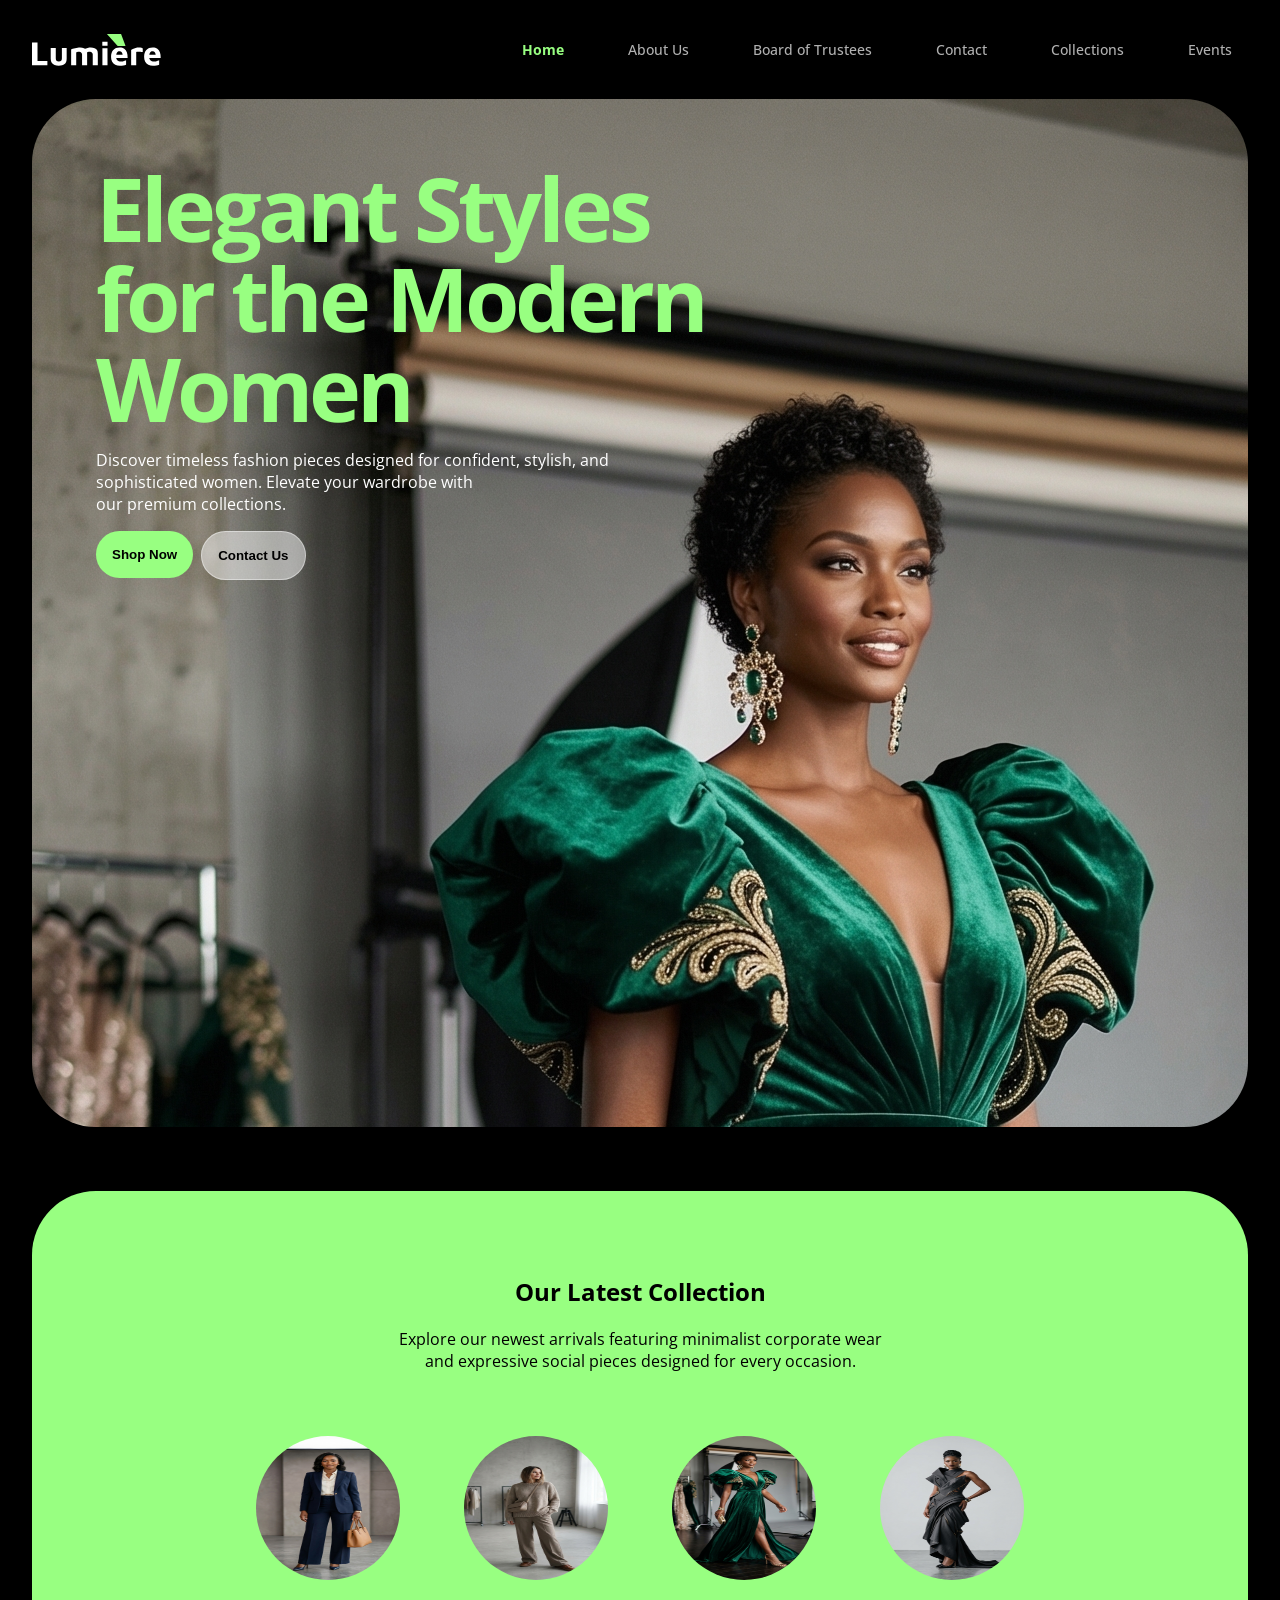
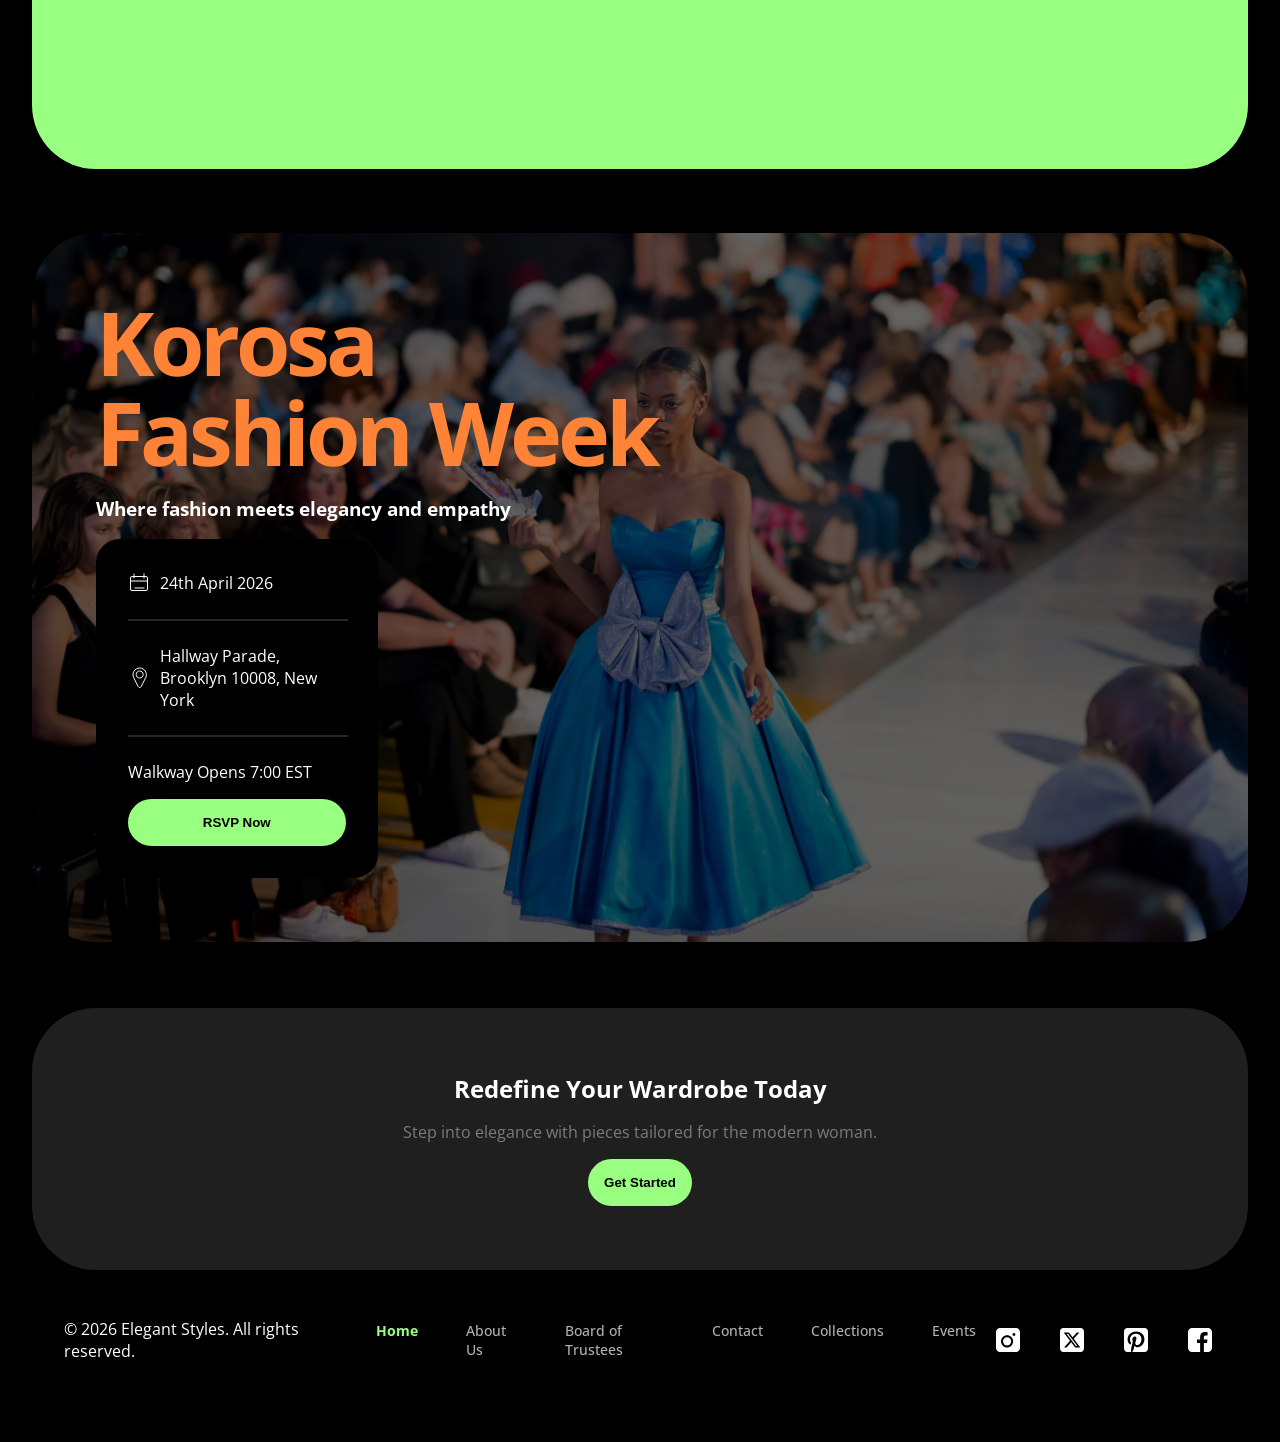
<file: index.html>
<!DOCTYPE html>
<html lang="en">
<head>
    <meta charset="UTF-8">
    <meta name="viewport" content="width=device-width, initial-scale=1.0">
    <title>Home</title>
    <link rel="stylesheet" href="style.css">
    <link rel="preconnect" href="https://fonts.googleapis.com">
    <link rel="preconnect" href="https://fonts.gstatic.com" crossorigin>
    <link href="https://fonts.googleapis.com/css2?family=Open+Sans:ital,wght@0,300..800;1,300..800&display=swap" rel="stylesheet"><link rel="preconnect" href="https://fonts.googleapis.com">
    <link rel="preconnect" href="https://fonts.gstatic.com" crossorigin>
    <link href="https://fonts.googleapis.com/css2?family=Open+Sans:ital,wght@0,300..800;1,300..800&display=swap" rel="stylesheet">
</head>
<body>
   <nav>
        <img class="logo" src="images/Lumiere.svg" alt="Brand Logo">
        <div class="direction">
            <a href="index.html"> Home </a>
            <a href="about.html"> About Us </a>
            <a href="board.html"> Board of Trustees </a>
            <a href="contact.html"> Contact </a>
            <a href="collection.html">Collections</a>
            <a href="events.html"> Events </a>
        </div>
    </nav> 
    
    <main>
        <section class="hero">
            <h1> Elegant Styles <br> for the Modern <br> Women </h1>
            <p> Discover timeless fashion pieces designed for confident, stylish, and  <br> sophisticated women. Elevate your wardrobe with <br> our premium collections.</p>
            <div class="hero-buttons">
                <a href="collection.html"> <button class="primary-button"> Shop Now </button> </a>
                <a href="contact.html"> <button class="secondary-button"> Contact Us </button> </a>
            </div>
        </section>

    

        <section class="featured">
            <h2>Our Latest Collection</h2>
            <p>Explore our newest arrivals featuring minimalist corporate wear <br> and expressive social pieces designed for every occasion.</p>
            <div class="images">
                <img src="images/IMG_9018.JPG" alt="Clothes">
                <img src="images/IMG_9019.JPG" alt="Clothes">
                <img src="images/IMG_9020.JPG" alt="Clothes">
                <img src="images/IMG_9021.JPG" alt="Clothes">
            </div>
        </section>

    
        <section class="event">
            <h1> Korosa <br> Fashion Week</h1>
            <h3> Where fashion meets elegancy and empathy </h3>
            <div class="textArea">
                <div class="date">
                     <img src="images/Calendar.svg">
                    <p> 24th April 2026 </p> 
                </div>

                <hr>

                <div class="venue">
                    <img src="images/Location.svg">
                    <p> Hallway Parade, Brooklyn 10008, New York </p> 
                </div>

                <hr>

                <p>Walkway Opens 7:00 EST</p>
                <a href="events.html"> <button class="primary-button">  RSVP Now </button> </a>
            </div>
        </section>

        
        <div class="marquee-container"> 
        <h4> New Collections Coming on 30th April 2026. Stay At Alert</h4> 
        </div>
        <section class="cta">
            <h2>Redefine Your Wardrobe Today</h2>
            <p>Step into elegance with pieces tailored for the modern woman.</p>
            <a href="collection.html"> <button class="primary-button"> Get Started </button> </a>
        </section>
    </main>

    <footer>
        <p>&copy; 2026 Elegant Styles. All rights reserved.</p>

        <div class="direction">
            <a href="index.html"> Home </a>
            <a href="about.html"> About Us </a>
            <a href="board.html"> Board of Trustees </a>
            <a href="contact.html"> Contact </a>
            <a href="collection.html">Collections</a>
            <a href="events.html"> Events </a>
        </div>

        <div class="socials">
            <img class="socialmedia" src="images/insta.svg" alt="Instagram">
            <img class="socialmedia"  src="images/X.svg" alt="X (Twitter)">
            <img class="socialmedia"  src="images/pinterest.svg" alt="Pinterest">
            <img class="socialmedia"  src="images/facebook.svg" alt="facebook">
        </div>

    </footer>
    <script src="script.js"></script>
</body>
</html>
</file>
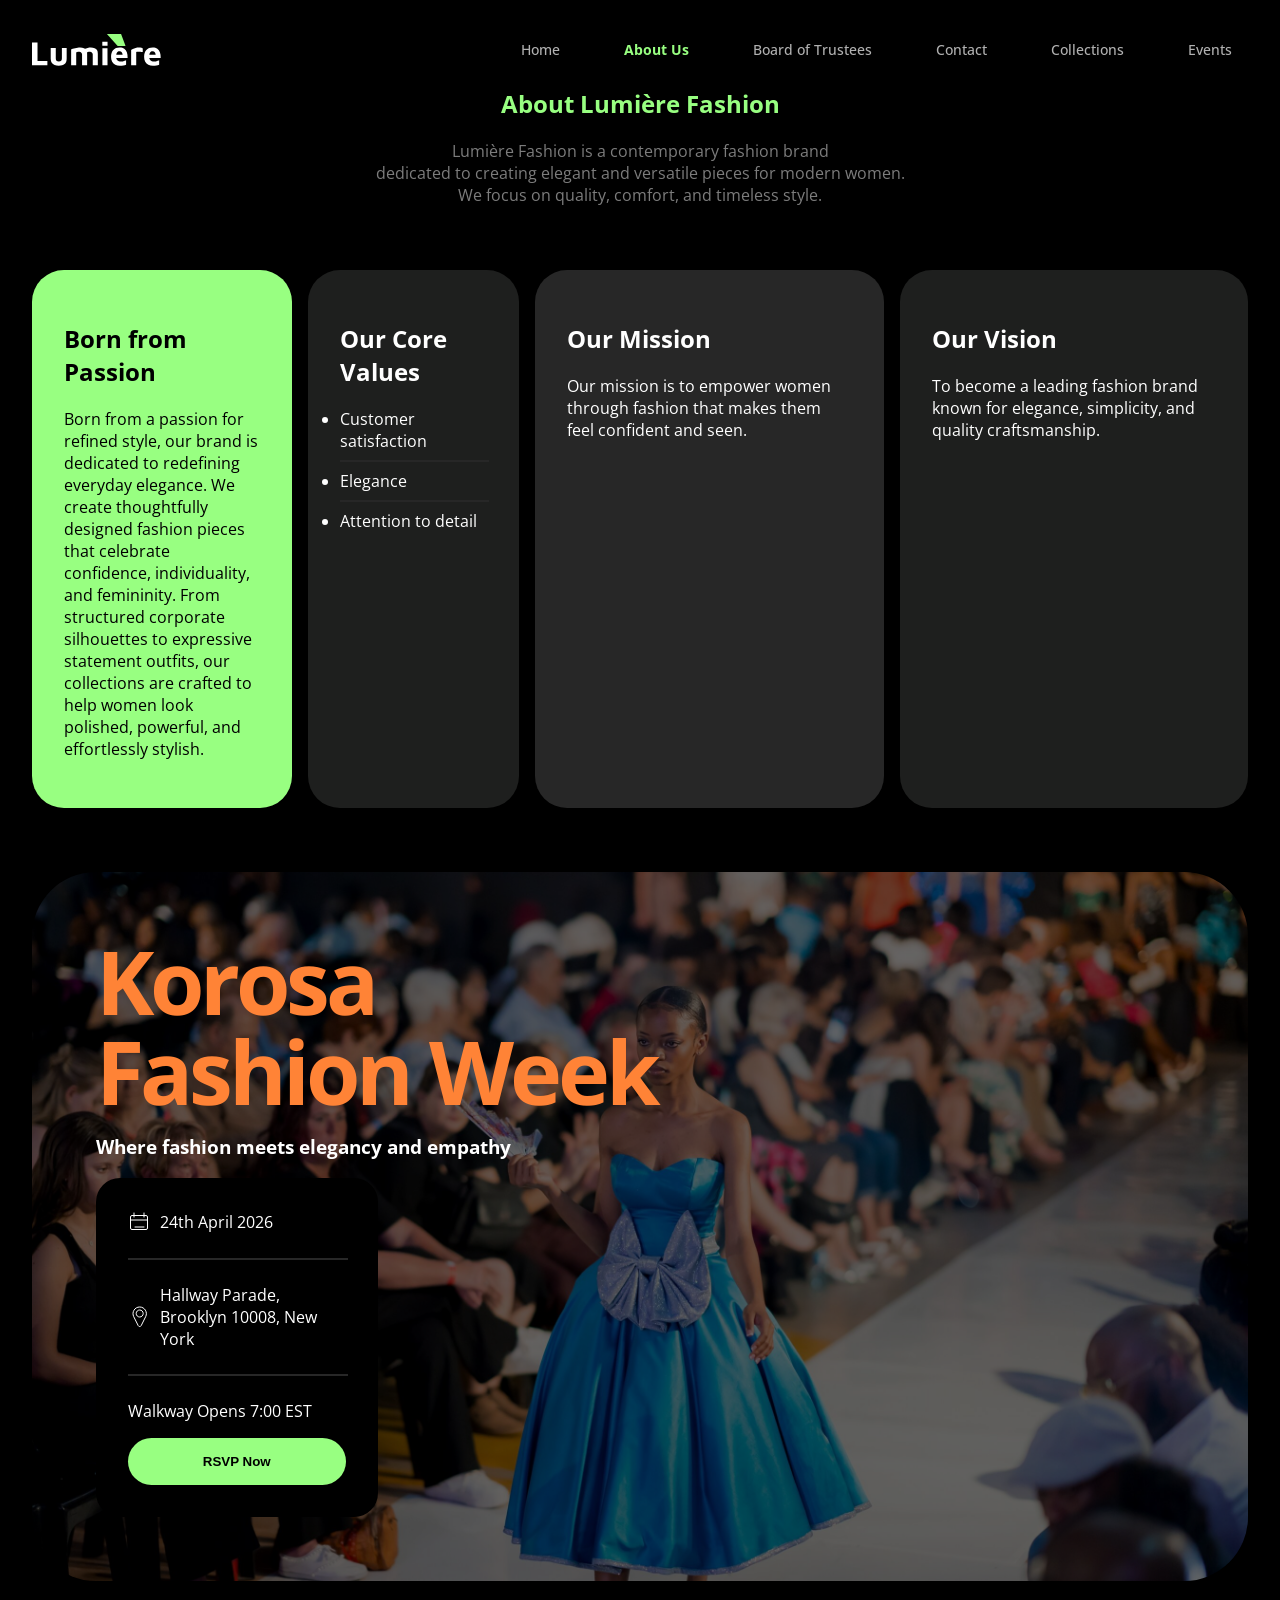
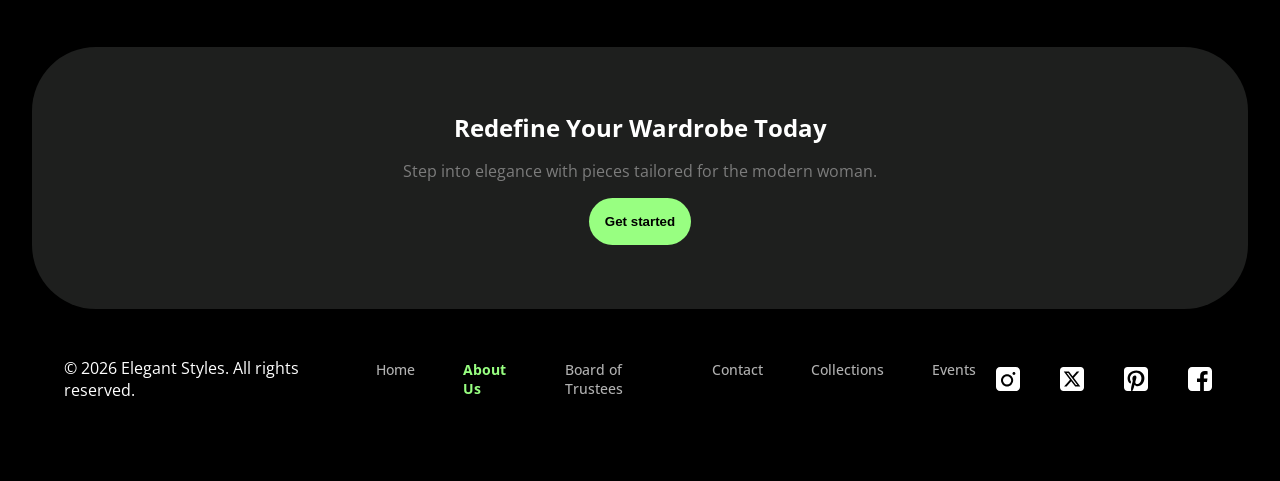
<file: about.html>
<!DOCTYPE html>
<html lang="en">
<head>
    <meta charset="UTF-8">
    <meta name="viewport" content="width=device-width, initial-scale=1.0">
    <title>About US</title>
    <link rel="stylesheet" href="./style.css">
    <link rel="preconnect" href="https://fonts.googleapis.com">
    <link rel="preconnect" href="https://fonts.gstatic.com" crossorigin>
    <link href="https://fonts.googleapis.com/css2?family=Open+Sans:ital,wght@0,300..800;1,300..800&display=swap" rel="stylesheet"><link rel="preconnect" href="https://fonts.googleapis.com">
    <link rel="preconnect" href="https://fonts.gstatic.com" crossorigin>
    <link href="https://fonts.googleapis.com/css2?family=Open+Sans:ital,wght@0,300..800;1,300..800&display=swap" rel="stylesheet">
</head>
<body>
    <nav>
        <img class="logo" src="images/Lumiere.svg" alt="Brand Logo">
        <div class="direction">
            <a href="index.html"> Home </a>
            <a href="about.html"> About Us </a>
            <a href="board.html"> Board of Trustees </a>
            <a href="contact.html"> Contact </a>
            <a href="collection.html">Collections</a>
            <a href="events.html"> Events </a>
        </div>
    </nav> 

    <main>
        <section id="about-intro">
            <h1>About Lumière Fashion</h1>
            <p>Lumière Fashion is a contemporary fashion brand  <br>  dedicated to creating elegant and versatile pieces for modern women. <br> We focus on quality, comfort, and timeless style.</p>
        </section>

        <section id="split">
           
            <div class="brand-story">
                <h2>Born from Passion</h2>
                <p> Born from a passion for refined style, our brand is dedicated to redefining everyday elegance. We create thoughtfully designed fashion pieces that celebrate confidence, individuality, and femininity. From structured corporate silhouettes to expressive statement outfits, our collections are crafted to help women look polished, powerful, and effortlessly stylish.</p>
            </div>
            
            <div class="core-values">
            <h2>Our Core Values</h2>
            <ul>
                <li>Customer satisfaction</li>
                <hr>
                <li>Elegance</li>
                <hr>
                <li>Attention to detail</li>
            </ul>
            </div>

            <div class="mission">
                <h2>Our Mission</h2>
                <p>Our mission is to empower women through fashion that makes them feel confident and seen.</p>
            </div>
            
            <div class="vision">
                <h2>Our Vision</h2>
                <p>To become a leading fashion brand known for elegance, simplicity, and quality craftsmanship.</p>
            </div>
        </section>
    </main>

    <section class="event">
            <h1> Korosa <br> Fashion Week</h1>
            <h3> Where fashion meets elegancy and empathy </h3>
            <div class="textArea">
                <div class="date">
                     <img src="images/Calendar.svg">
                    <p> 24th April 2026 </p> 
                </div>

                <hr>

                <div class="venue">
                    <img src="images/Location.svg">
                    <p> Hallway Parade, Brooklyn 10008, New York </p> 
                </div>

                <hr>

                <p>Walkway Opens 7:00 EST</p>
                <a href="events.html"> <button class="primary-button">  RSVP Now </button> </a>
            </div>
        </section>

        
        <div class="marquee-container"> 
        <h4> New Collections Coming on 30th April 2026. Stay At Alert</h4> 
        </div>

        <section class="cta">
            <h2>Redefine Your Wardrobe Today</h2>
            <p>Step into elegance with pieces tailored for the modern woman.</p>
            <a class="started" href="collection.html"> <button class="primary-button">  Get started </button></a>
        </section>

    <footer>
        <p>&copy; 2026 Elegant Styles. All rights reserved.</p>

        <div class="direction">
            <a href="index.html"> Home </a>
            <a href="about.html"> About Us </a>
            <a href="board.html"> Board of Trustees </a>
            <a href="contact.html"> Contact </a>
            <a href="collection.html">Collections</a>
            <a href="events.html"> Events </a>
        </div>

        <div class="socials">
            <img class="socialmedia" src="images/insta.svg" alt="Instagram">
            <img class="socialmedia"  src="images/X.svg" alt="X (Twitter)">
            <img class="socialmedia"  src="images/pinterest.svg" alt="Pinterest">
            <img class="socialmedia"  src="images/facebook.svg" alt="facebook">
        </div>

    </footer>
    <script src="script.js"></script>
</body>
</html>
</file>
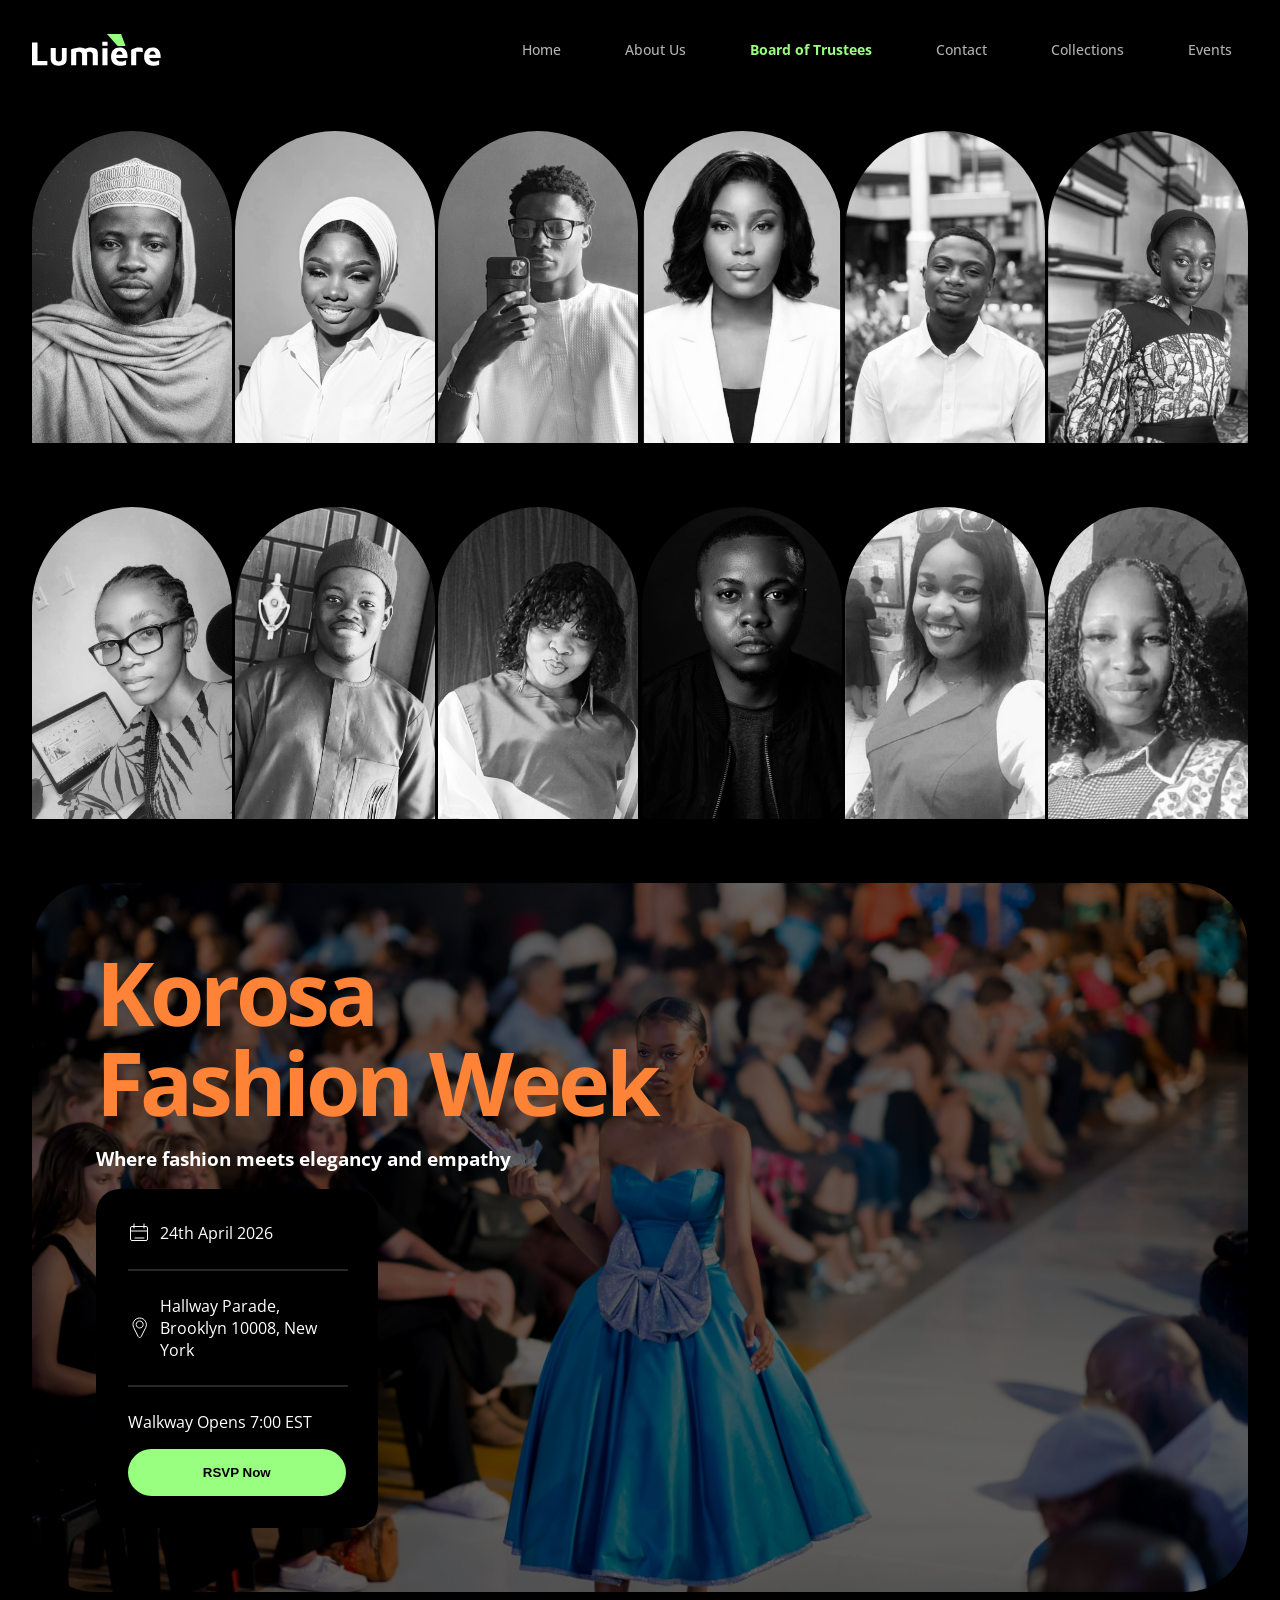
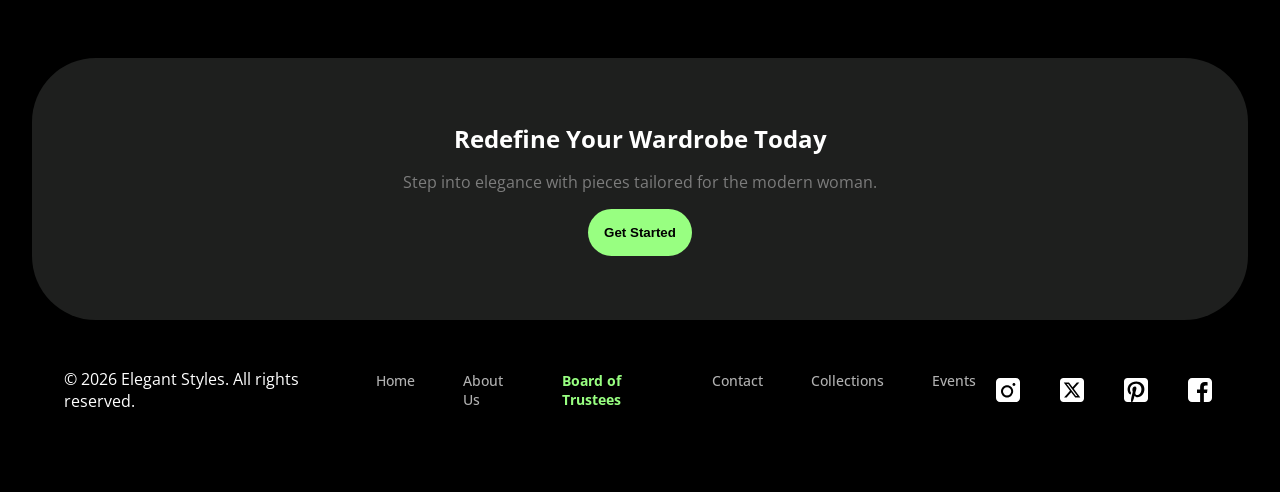
<file: board.html>
<!DOCTYPE html>
<html lang="en">
<head>
    <meta charset="UTF-8">
    <meta name="viewport" content="width=device-width, initial-scale=1.0">
    <title> Board of Trustees </title>
    <link rel="stylesheet" href="style.css">
    <link rel="preconnect" href="https://fonts.googleapis.com">
    <link rel="preconnect" href="https://fonts.gstatic.com" crossorigin>
    <link href="https://fonts.googleapis.com/css2?family=Open+Sans:ital,wght@0,300..800;1,300..800&display=swap" rel="stylesheet"><link rel="preconnect" href="https://fonts.googleapis.com">
    <link rel="preconnect" href="https://fonts.gstatic.com" crossorigin>
    <link href="https://fonts.googleapis.com/css2?family=Open+Sans:ital,wght@0,300..800;1,300..800&display=swap" rel="stylesheet">
</head>
<body>
    <nav>
        <img class="logo" src="images/Lumiere.svg" alt="Brand Logo">
        <div class="direction">
            <a href="index.html"> Home </a>
            <a href="about.html"> About Us </a>
            <a href="board.html"> Board of Trustees </a>
            <a href="contact.html"> Contact </a>
            <a href="collection.html">Collections</a>
            <a href="events.html"> Events </a>
        </div>
    </nav> 
    
    <section class="boardmembers">

        <div class="top">
                <div class = "profile">
                    <img src="images/Salam.jpeg" alt="Salam Picture">
                    <div class="text">
                        <h2> Salam <br> Moshood </h2>
                        <p> Director </p>
                    </div>
                </div>

                <div class = "profile">
                    <img src="images/Mopjay.jpeg" alt="Mopjay Picture">
                    <div class="text">
                        <h2> Adesina <br> Faizat  </h2>
                        <p> Web Content specialist </p>
                    </div>
                </div>

                <div class = "profile">
                    <img src="images/funmi.jpeg" alt="Funmi Picture">
                    <div class="text">
                        <h2> Temitope <br> Ademefun  </h2>
                        <p> System designer </p>
                    </div>
                </div>
                

                 <div class = "profile">
                    <img src="images/cleo.jpeg" alt="Cleo Picture">
                    <div class="text">
                        <h2> Perpetual <br> Okiemute </h2>
                        <p> Head of Creative <br> Presentation </p>
                    </div>
                </div>


                <div class = "profile">
                    <img src="images/Ayotunde.jpeg" alt="Ayo Picture">
                    <div class="text">
                        <h2> Ayotunde <br> Ayandeko </h2>
                        <p> Head of Sales and <br> Marketing </p>
                    </div>
                </div>
            

                <div class = "profile">
                    <img src="images/faizah.jpg" alt="faizah Picture">
                    <div class="text">
                        <h2> Faiza Abdullah </h2>
                        <p> Head of style and trend <br> forecasting </p>
                    </div>
                </div>
        </div>

        <div class="bottom">

            <div class = "profile">
                    <img src="images/Edwina.jpeg" alt="Edwina Picture">
                    <div class="text">
                        <h2> Edwina <br> Abah</h2>
                        <p> Cloud & DevOps Engineer </p>
                    </div>
            </div>


            <div class = "profile">
                    <img src="images/Muhammad.jpeg" alt="Muhammad Picture">
                    <div class="text">
                        <h2> Muhammad <br> Adamu </h2>
                        <p> Head of business <br> Development </p>
                    </div>
            </div>
            
            <div class = "profile">
                    <img src="images/Elizabeth.jpeg" alt="Elizabeth Picture">
                    <div class="text">
                        <h2>Elizabeth <br> Nworie</h2>
                        <p> Associate Designer </p>
                    </div>
            </div>
            
            <div class = "profile">
                    <img src="images/Stanley.jpeg" alt="Stanley Picture">
                    <div class="text">
                        <h2> Ekezie <br> Stanley </h2>
                        <p> Product Designer</p>
                    </div>
            </div> 
            
            <div class = "profile">
                    <img src="images/Juiliet.jpeg" alt="Juiliet Picture">
                    <div class="text">
                        <h2> Thompson <br> Juliet </h2>
                        <p> Human Resources </p>
                    </div>
            </div>
            
            <div class = "profile">
                    <img src="images/Amos.jpeg" alt="Amos Picture">
                    <div class="text">
                        <h2> Amos <br> Happiness </h2>
                        <p> Creative Director </p>
                    </div>
            </div> 

        </div>
        

    </section>

    <section class="event">
            <h1> Korosa <br> Fashion Week</h1>
            <h3> Where fashion meets elegancy and empathy </h3>
            <div class="textArea">
                <div class="date">
                     <img src="images/Calendar.svg">
                    <p> 24th April 2026 </p> 
                </div>

                <hr>

                <div class="venue">
                    <img src="images/Location.svg">
                    <p> Hallway Parade, Brooklyn 10008, New York </p> 
                </div>

                <hr>

                <p>Walkway Opens 7:00 EST</p>
                <a href="events.html"> <button class="primary-button">  RSVP Now </button> </a>
            </div>
        </section>

        
        <div class="marquee-container"> 
        <h4> New Collections Coming on 30th April 2026. Stay At Alert</h4> 
        </div>

        <section class="cta">
            <h2>Redefine Your Wardrobe Today</h2>
            <p>Step into elegance with pieces tailored for the modern woman.</p>
            <a href="collection.html"> <button class="primary-button"> Get Started </button> </a>
        </section>
    
    <footer>
        <p>&copy; 2026 Elegant Styles. All rights reserved.</p>

        <div class="direction">
            <a href="index.html"> Home </a>
            <a href="about.html"> About Us </a>
            <a href="board.html"> Board of Trustees </a>
            <a href="contact.html"> Contact </a>
            <a href="collection.html">Collections</a>
            <a href="events.html"> Events </a>
        </div>

        <div class="socials">
            <img class="socialmedia" src="images/insta.svg" alt="Instagram">
            <img class="socialmedia"  src="images/X.svg" alt="X (Twitter)">
            <img class="socialmedia"  src="images/pinterest.svg" alt="Pinterest">
            <img class="socialmedia"  src="images/facebook.svg" alt="facebook">
        </div>
    </footer>
    <script src="script.js"></script>
</body>
</html>
</file>
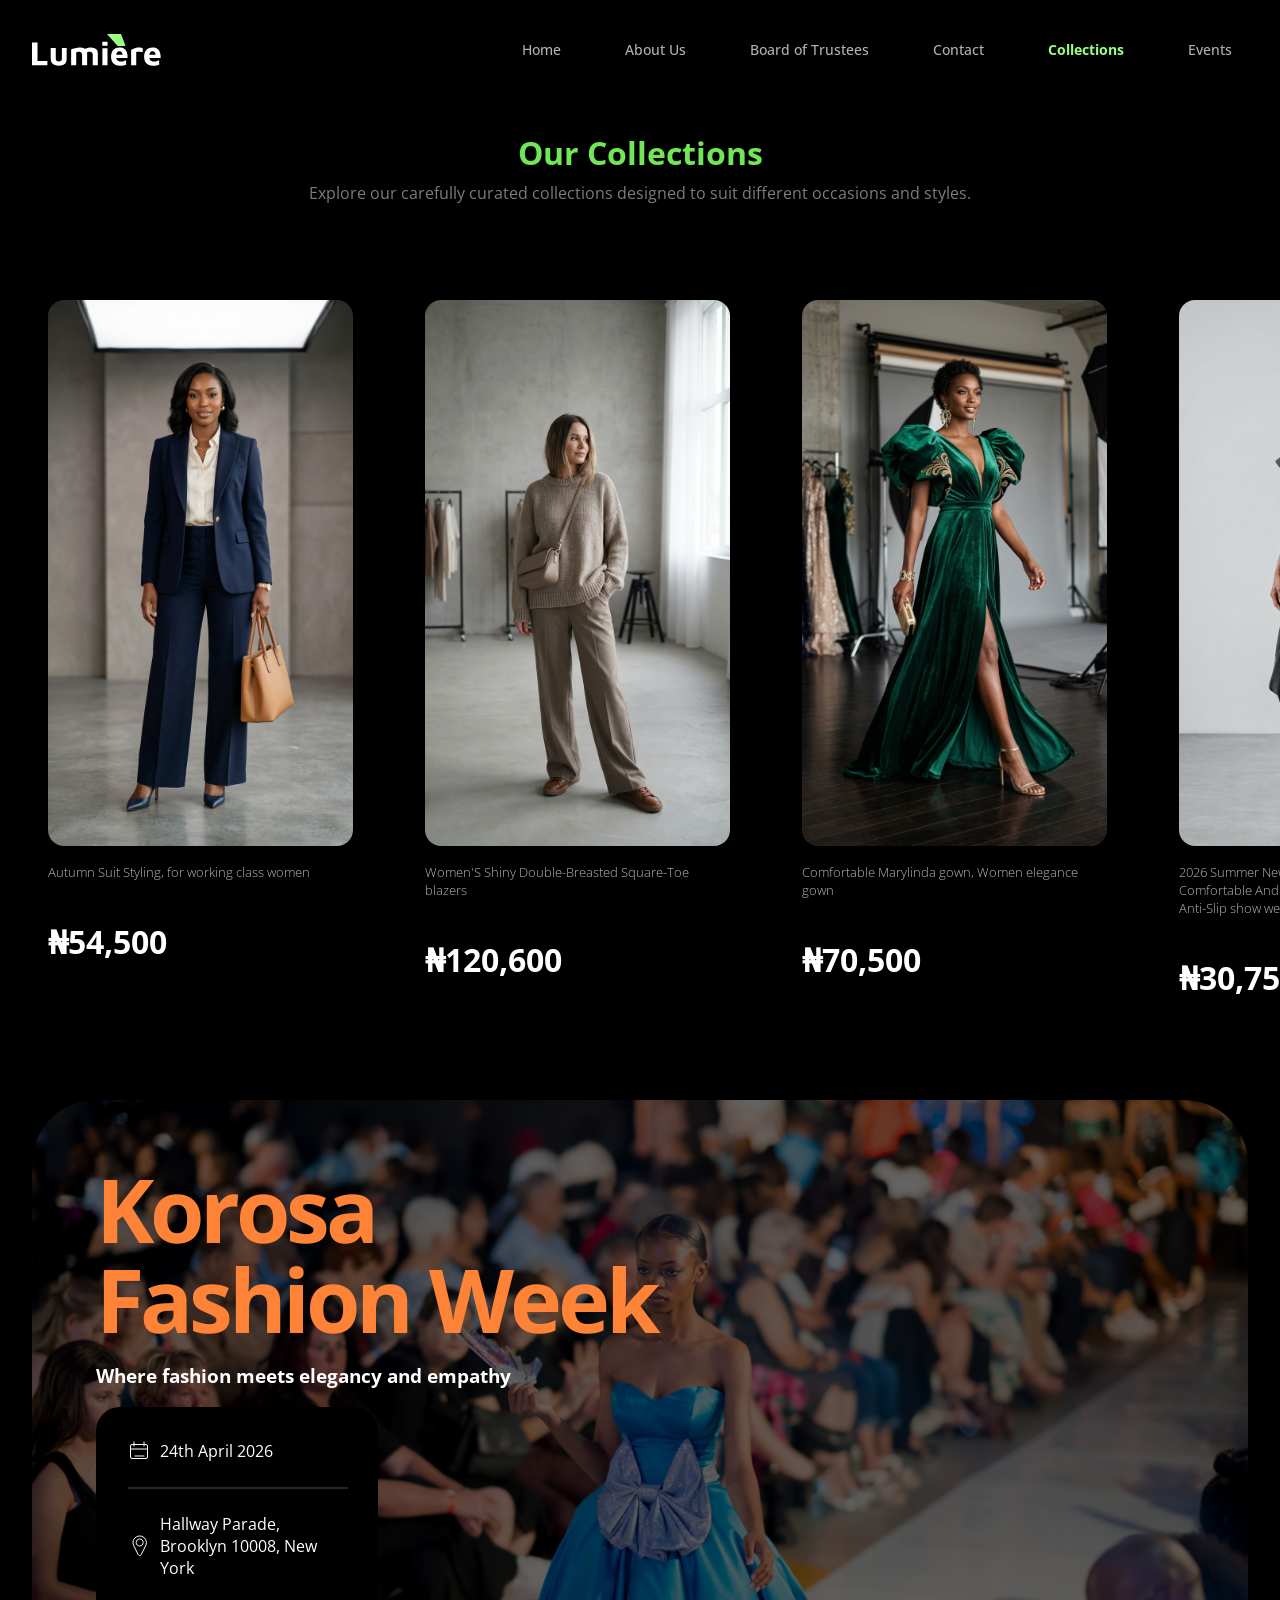
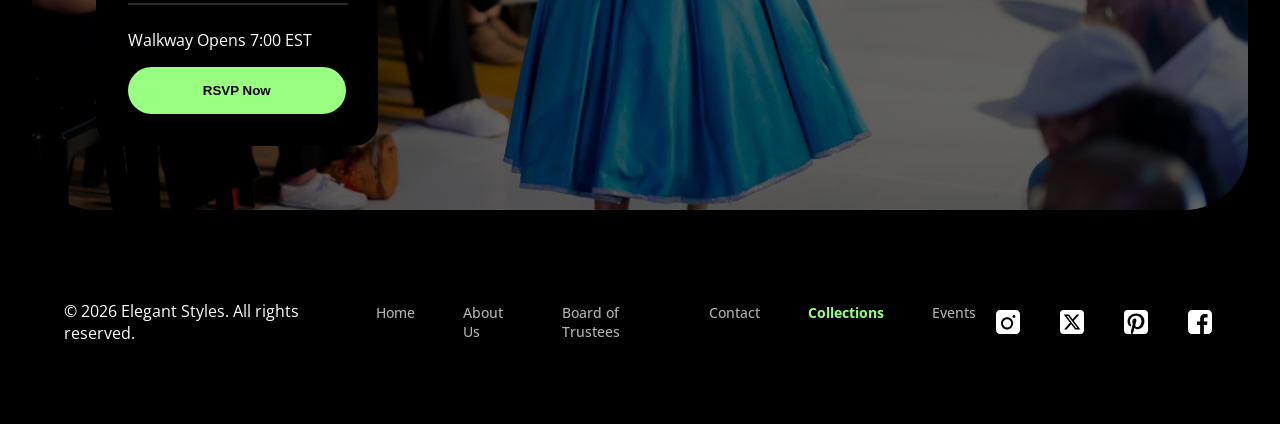
<file: collection.html>
<!DOCTYPE html>
<html lang="en">
<head>
    <meta charset="UTF-8">
    <meta name="viewport" content="width=device-width, initial-scale=1.0">
    <title>Collections</title>
    <link rel="stylesheet" href="style.css">
    <link rel="preconnect" href="https://fonts.googleapis.com">
    <link rel="preconnect" href="https://fonts.gstatic.com" crossorigin>
    <link href="https://fonts.googleapis.com/css2?family=Open+Sans:ital,wght@0,300..800;1,300..800&display=swap" rel="stylesheet"><link rel="preconnect" href="https://fonts.googleapis.com">
    <link rel="preconnect" href="https://fonts.gstatic.com" crossorigin>
    <link href="https://fonts.googleapis.com/css2?family=Open+Sans:ital,wght@0,300..800;1,300..800&display=swap" rel="stylesheet">
</head>
<body>
    <nav>
        <img class="logo" src="images/Lumiere.svg" alt="Brand Logo">
        <div class="direction">
            <a href="index.html"> Home </a>
            <a href="about.html"> About Us </a>
            <a href="board.html"> Board of Trustees </a>
            <a href="contact.html"> Contact </a>
            <a href="collection.html">Collections</a>
            <a href="events.html"> Events </a>
        </div>
    </nav> 

    <main>
        <div class="collections-intro">
            <h1>Our Collections</h1>
            <p>Explore our carefully curated collections designed to suit different occasions and styles.</p>
        </div>

        <div class="allItems">
            
            <div class="row">
                <div class="allcard">    
                    <a href="https://shorturl.at/TCksN">
                        <div class="item">
                        <img src="images/IMG_9018.JPG">
                        <h4 > Autumn Suit Styling, for working class women </h4>
                        <h1> ₦54,500</h1> 
                        </div> 
                    </a>

                    <a href="https://shorturl.at/h2oA3">
                        <div class="item">
                        <img src="images/IMG_9019.JPG">
                        <h4 > Women'S Shiny Double-Breasted Square-Toe blazers</h4>
                        <h1> ₦120,600</h1> 
                        </div> 
                    </a>

                    <a href="https://shorturl.at/Eri53">
                        <div class="item">
                        <img src="images/IMG_9020.JPG">
                        <h4 > Comfortable Marylinda gown, Women elegance gown </h4>
                        <h1> ₦70,500</h1> 
                        </div> 
                    </a>

                    <a href="https://shorturl.at/eQofQ">
                        <div class="item">
                        <img src="images/IMG_9021.JPG">
                        <h4> 2026 Summer New Wommen'S Classic gown, Comfortable And Versatile Breathable shoulder, Anti-Slip show wears for Middle-Aged </h4>
                        <h1> ₦30,750</h1> 
                        </div> 
                    </a>
                </div>
            </div>


        </div>

    <section class="event">
            <h1> Korosa <br> Fashion Week</h1>
            <h3> Where fashion meets elegancy and empathy </h3>
            <div class="textArea">
                <div class="date">
                     <img src="images/Calendar.svg">
                    <p> 24th April 2026 </p> 
                </div>

                <hr>

                <div class="venue">
                    <img src="images/Location.svg">
                    <p> Hallway Parade, Brooklyn 10008, New York </p> 
                </div>

                <hr>

                <p>Walkway Opens 7:00 EST</p>
                <a href="events.html"> <button class="primary-button">  RSVP Now </button> </a>
            </div>
        </section>

        
        <div class="marquee-container"> 
        <h4> New Collections Coming on 30th April 2026. Stay At Alert</h4> 
        </div>

    </main>

    <footer>
        <p>&copy; 2026 Elegant Styles. All rights reserved.</p>

        <div class="direction">
            <a href="index.html"> Home </a>
            <a href="about.html"> About Us </a>
            <a href="board.html"> Board of Trustees </a>
            <a href="contact.html"> Contact </a>
            <a href="collection.html">Collections</a>
            <a href="events.html"> Events </a>
        </div>

        <div class="socials">
            <img class="socialmedia" src="images/insta.svg" alt="Instagram">
            <img class="socialmedia"  src="images/X.svg" alt="X (Twitter)">
            <img class="socialmedia"  src="images/pinterest.svg" alt="Pinterest">
            <img class="socialmedia"  src="images/facebook.svg" alt="facebook">
        </div>

    </footer>
    <script src="script.js"></script>
</body>
</html>
</file>
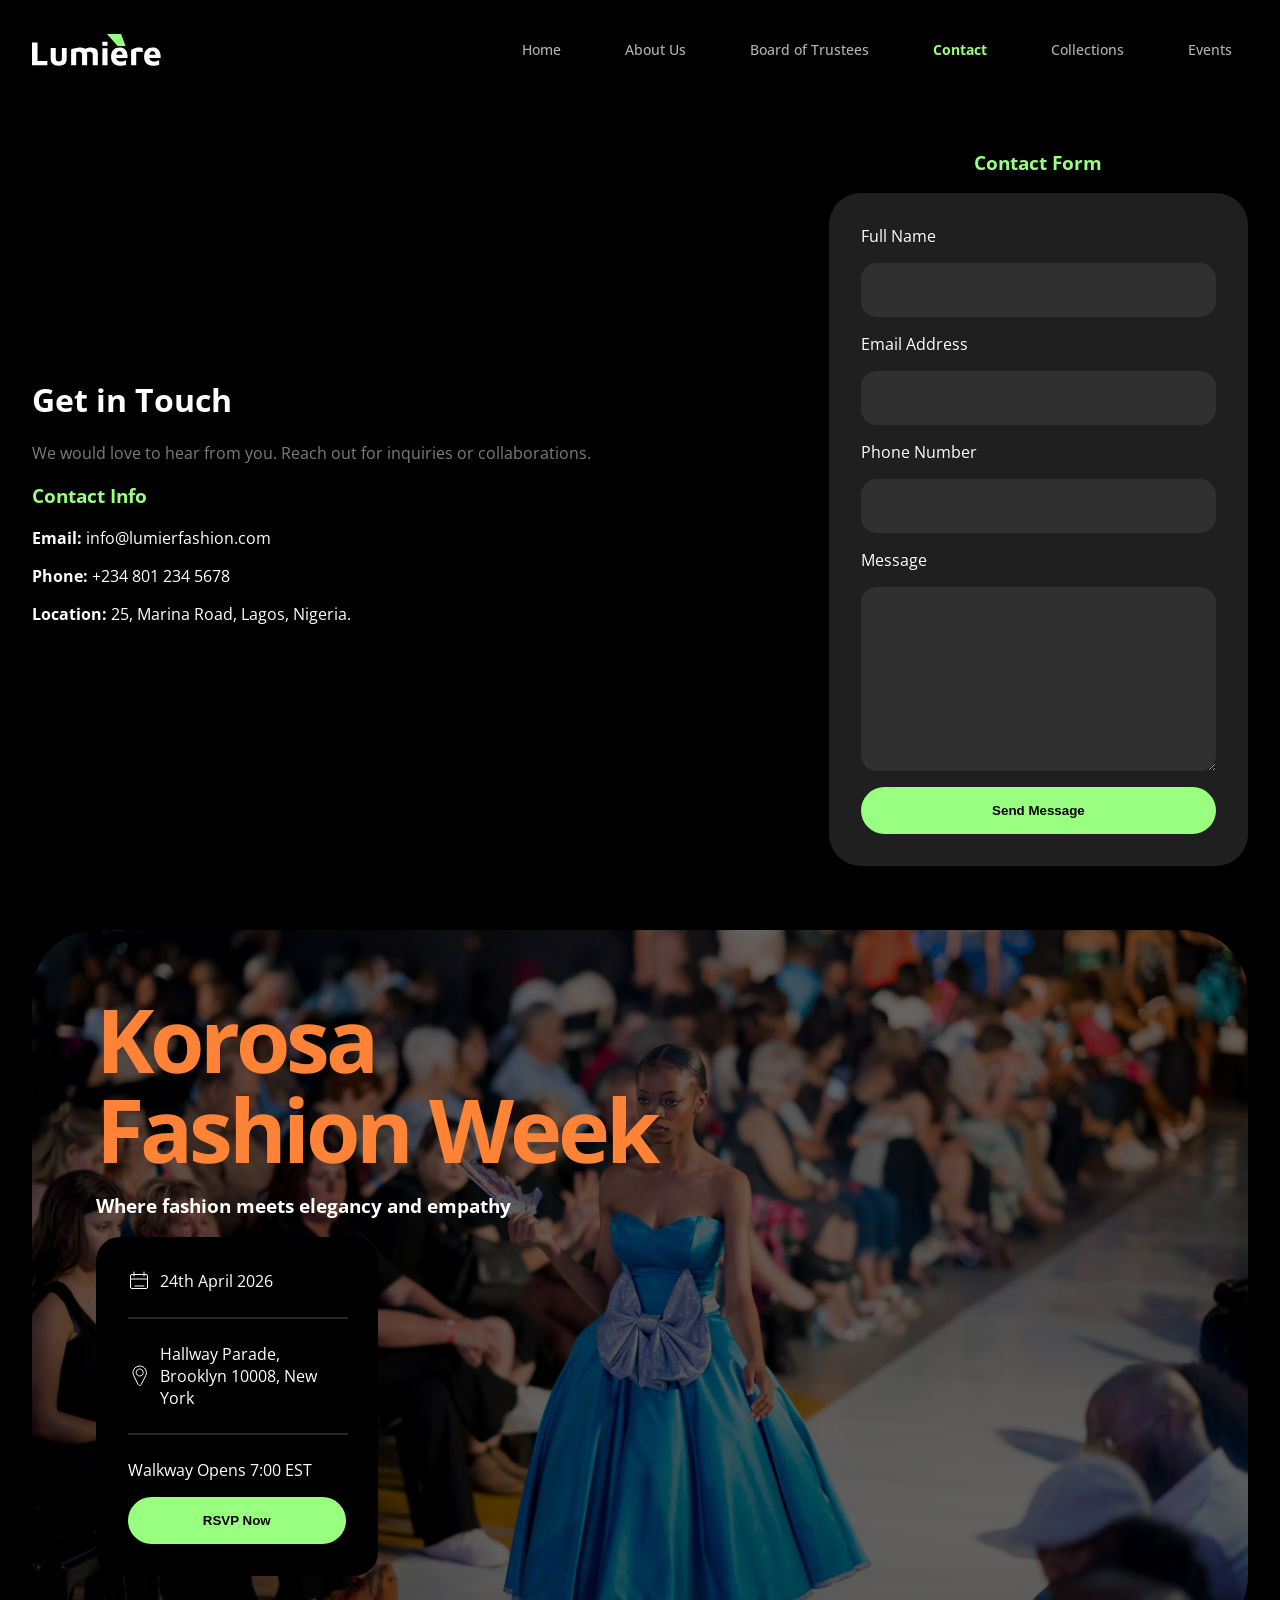
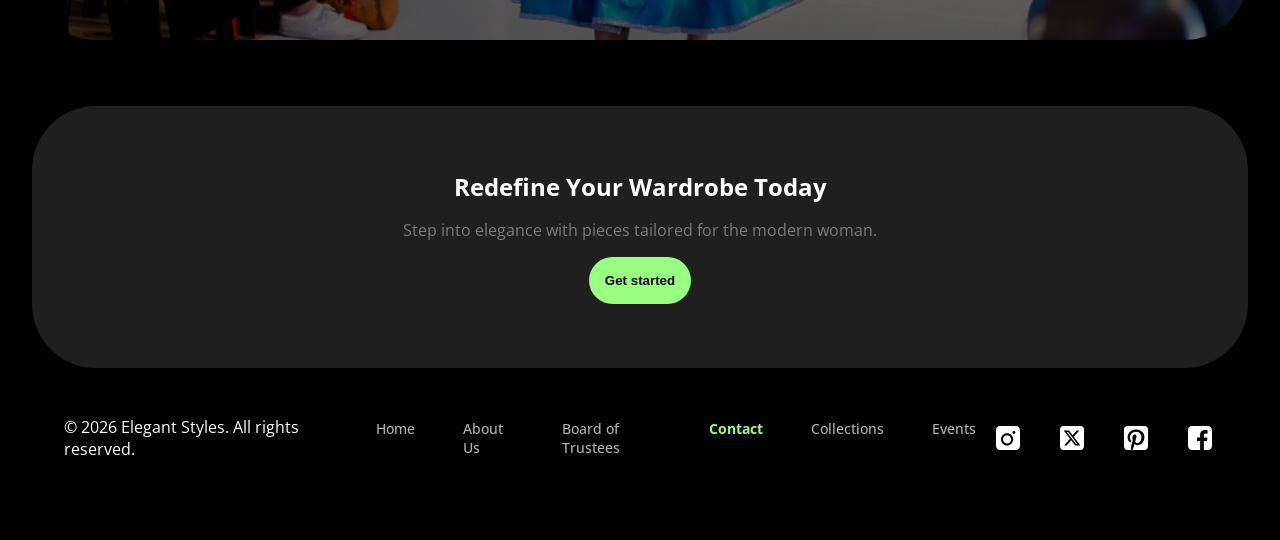
<file: contact.html>
<!DOCTYPE html>
<html lang="en">
<head>
    <meta charset="UTF-8">
    <meta name="viewport" content="width=device-width, initial-scale=1.0">
    <title> Contact </title>
    <link rel="stylesheet" href="style.css">
    <link rel="preconnect" href="https://fonts.googleapis.com">
    <link rel="preconnect" href="https://fonts.gstatic.com" crossorigin>
    <link href="https://fonts.googleapis.com/css2?family=Open+Sans:ital,wght@0,300..800;1,300..800&display=swap" rel="stylesheet"><link rel="preconnect" href="https://fonts.googleapis.com">
    <link rel="preconnect" href="https://fonts.gstatic.com" crossorigin>
    <link href="https://fonts.googleapis.com/css2?family=Open+Sans:ital,wght@0,300..800;1,300..800&display=swap" rel="stylesheet">
</head>
<body>

    <nav>
        <img class="logo" src="images/Lumiere.svg" alt="Brand Logo">
        <div class="direction">
            <a href="index.html"> Home </a>
            <a href="about.html"> About Us </a>
            <a href="board.html"> Board of Trustees </a>
            <a href="contact.html"> Contact </a>
            <a href="collection.html">Collections</a>
            <a href="events.html"> Events </a>
        </div>
    </nav> 

    <div class="content">
        
        <div class="copies">
            <h1>Get in Touch</h1>
            <p>We would love to hear from you. Reach out for inquiries or collaborations.</p>

            <div class="contact-info">
                <h3>Contact Info</h3>
                <p><strong>Email:</strong> info@lumierfashion.com</p>
                <p><strong>Phone:</strong> +234 801 234 5678</p>
                <p><strong>Location:</strong> 25, Marina Road, Lagos, Nigeria.</p>
            </div>
        </div>

    
    <div class="form-area">
    <h3>Contact Form</h3>
    <form action="#" method="post">

        <label>Full Name</label>
        <input type="text" name="fullname" required>

        <label>Email Address</label>
        <input type="email" name="email" required>

        <label>Phone Number</label>
        <input type="number" name="phone">

        <label>Message</label>
        <textarea name="message" class="insidemessage" rows="5" required></textarea>

        <button class="primary-button" type="submit">Send Message</button>
    </form>
    </div>
    </div>

    <section class="event">
            <h1> Korosa <br> Fashion Week</h1>
            <h3> Where fashion meets elegancy and empathy </h3>
            <div class="textArea">
                <div class="date">
                     <img src="images/Calendar.svg">
                    <p> 24th April 2026 </p> 
                </div>

                <hr>

                <div class="venue">
                    <img src="images/Location.svg">
                    <p> Hallway Parade, Brooklyn 10008, New York </p> 
                </div>

                <hr>

                <p>Walkway Opens 7:00 EST</p>
                <a href="events.html"> <button class="primary-button">  RSVP Now </button> </a>
            </div>
        </section>

        <div class="marquee-container"> 
        <h4> New Collections Coming on 30th April 2026. Stay At Alert</h4> 
        </div>

        <section class="cta">
            <h2>Redefine Your Wardrobe Today</h2>
            <p>Step into elegance with pieces tailored for the modern woman.</p>
            <a class="started" href="collection.html"> <button class="primary-button">  Get started </button></a>
        </section>
    </main>

    <footer>
        <p>&copy; 2026 Elegant Styles. All rights reserved.</p>

       <div class="direction">
            <a href="index.html"> Home </a>
            <a href="about.html"> About Us </a>
            <a href="board.html"> Board of Trustees </a>
            <a href="contact.html"> Contact </a>
            <a href="collection.html">Collections</a>
            <a href="events.html"> Events </a>
        </div>

        <div class="socials">
            <img class="socialmedia" src="images/insta.svg" alt="Instagram">
            <img class="socialmedia"  src="images/X.svg" alt="X (Twitter)">
            <img class="socialmedia"  src="images/pinterest.svg" alt="Pinterest">
            <img class="socialmedia"  src="images/facebook.svg" alt="facebook">
        </div>

    </footer>
    <script src="script.js"></script>
</body>
</html>
</file>
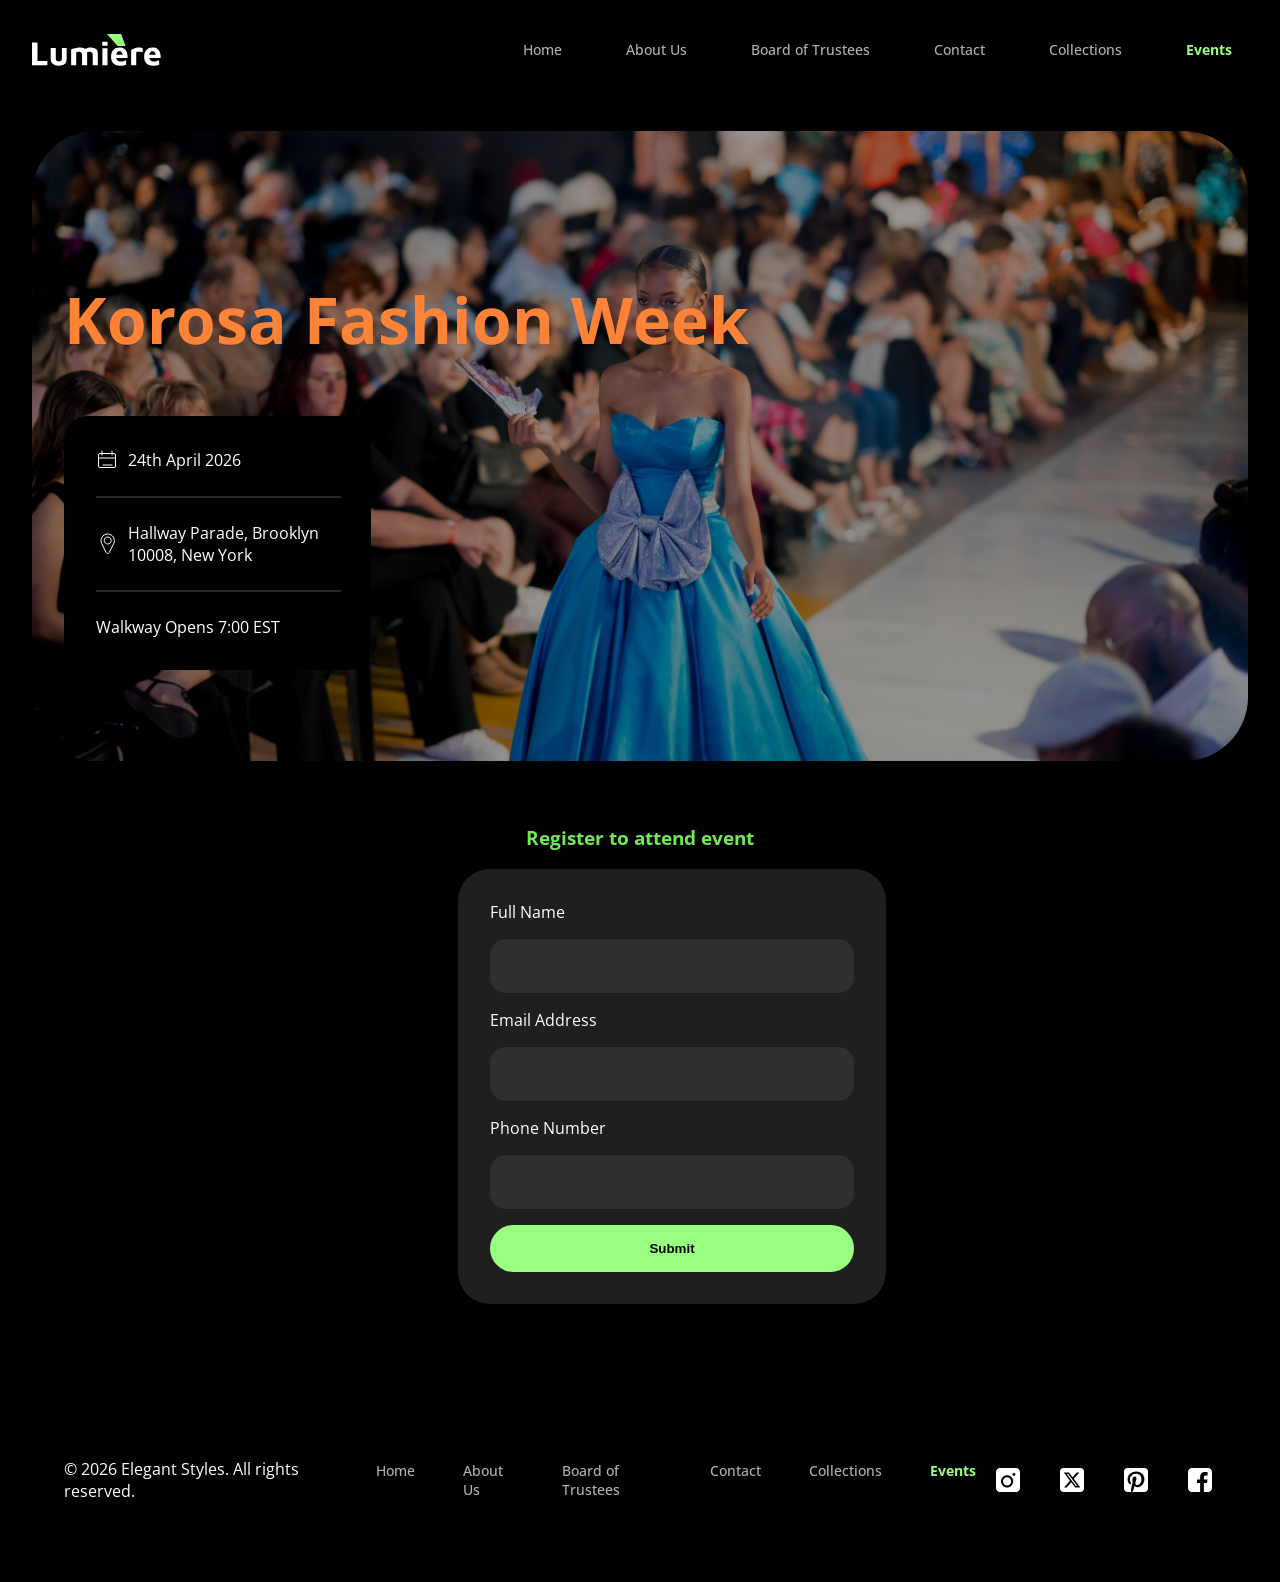
<file: events.html>
<!DOCTYPE html>
<html lang="en">
<head>
    <meta charset="UTF-8">
    <meta name="viewport" content="width=device-width, initial-scale=1.0">
    <title>About US</title>
    <link rel="stylesheet" href="style.css">
    <link rel="preconnect" href="https://fonts.googleapis.com">
    <link rel="preconnect" href="https://fonts.gstatic.com" crossorigin>
    <link href="https://fonts.googleapis.com/css2?family=Open+Sans:ital,wght@0,300..800;1,300..800&display=swap" rel="stylesheet"><link rel="preconnect" href="https://fonts.googleapis.com">
    <link rel="preconnect" href="https://fonts.gstatic.com" crossorigin>
    <link href="https://fonts.googleapis.com/css2?family=Open+Sans:ital,wght@0,300..800;1,300..800&display=swap" rel="stylesheet">
</head>
<body>
    <nav>
        <img class="logo" src="images/Lumiere.svg" alt="Brand Logo">
        <div class="direction">
            <a href="index.html"> Home </a>
            <a href="about.html"> About Us </a>
            <a href="board.html"> Board of Trustees </a>
            <a href="contact.html"> Contact </a>
            <a href="collection.html">Collections</a>
            <a href="events.html"> Events </a>
        </div>
    </nav> 

    <section class="allAboutEvent">
    <div class="eventdetails">
        <h1> Korosa Fashion Week</h1>
        <div class="textArea">
                <div class="date">
                     <img src="images/Calendar.svg">
                    <p> 24th April 2026 </p> 
                </div>

                <hr>

                <div class="venue">
                    <img src="images/Location.svg">
                    <p> Hallway Parade, Brooklyn 10008, New York </p> 
                </div>

                <hr>

                <p>Walkway Opens 7:00 EST</p>
            </div>
    </div>

    <div class="form-area-interest">
    <h3>Register to attend event</h3>
    <form action="#" method="post">

        <label>Full Name</label>
        <input type="text" name="fullname" required>

        <label>Email Address</label>
        <input type="email" name="email" required>

        <label>Phone Number</label>
        <input type="number" name="phone">

        <button class="primary-button" type="submit">Submit</button>
    </form>
    </section>

    
    <div class="marquee-container"> 
    <h4> New Collections Coming on 30th April 2026. Stay At Alert</h4> 
    </div>

<footer>
        <p>&copy; 2026 Elegant Styles. All rights reserved.</p>

        <div class="direction">
            <a href="index.html"> Home </a>
            <a href="about.html"> About Us </a>
            <a href="board.html"> Board of Trustees </a>
            <a href="contact.html"> Contact </a>
            <a href="collection.html">Collections</a>
            <a href="events.html"> Events </a>
        </div>



        <div class="socials">
            <img class="socialmedia" src="images/insta.svg" alt="Instagram">
            <img class="socialmedia"  src="images/X.svg" alt="X (Twitter)">
            <img class="socialmedia"  src="images/pinterest.svg" alt="Pinterest">
            <img class="socialmedia"  src="images/facebook.svg" alt="facebook">
        </div>

    </footer>
    <script src="script.js"></script>
</body>
</file>
<file: style.css>
body{
    background-color: black;
    font-family: "open sans", sans-serif;
    margin: 32px;
}

.marquee-container {
    width: 100%;
    overflow: hidden; 
    white-space: nowrap;
    background-color: black; 
    padding: 10px 0;
}

.marquee-container > h4 {
    display: inline-block;
    color: #70e755;
    font-size: 1rem;
    margin: 0;
    padding-left: 100%;
    animation: marquee-move 15s linear infinite;
}

@keyframes marquee-move {
    0%   { transform: translateX(0); }
    100% { transform: translateX(-100%); }
}

nav {
    display: flex;
    flex-direction: row;
    align-items: center; 
    justify-content: space-between;   
}

.logo{
    height: 32px;
}

.direction {
    display: flex;
    flex-direction: row;
    gap: 32px;
    align-content:space-between;
}

.direction > a {
    color: rgb(177, 177, 177);
    font-size: 14px;
    text-decoration:none;
    padding: 8px 16px;
    border-radius: 64px;
    font-weight: 500;
}

a {
    text-decoration:none;
}

.direction > a:hover{
    background-color: #1B1E1B;
    transition: 0.2s ease-in-out;
    color: white;
}

.direction > a:active{
    background-color: #0a0f0a;
    transition: 0.2s ease-in-out;
    color: #70e755;
}


.hero {
    background-image: url("./images/IMG_9020.JPG");
    display: flex;
    flex-direction: column;
    height: 100vh;
    border-radius: 64px;
    margin-top: 32px;
    padding: 64px;
}

.hero > h1 {
    color: #98FF81;
    font-size: 88px;
    letter-spacing:-4px;
    line-height: 90px;
    margin: 0px;
    animation: float 2s ease-in-out infinite alternate;
}

.hero > p {
    color:#ffffff;
}

.primary-button {
    font-weight: 600;
    background-color: #98FF81;
    padding: 16px 16px;
    border-radius: 32px;
    width: 100%;
    border: none;
    cursor:pointer;
}

.primary-button:hover {
    background-color: #6bbf58;
    padding: 16px 16px;
    border-radius: 32px;
}

.secondary-button {
    font-weight: 600;
    background-color: #ffffff7b;
    padding: 16px 16px;
    border-radius: 32px;
    border: solid 1px #ffffff6c;
}

.secondary-button:hover{
    background-color: #c5c5c57b;
    cursor: pointer;
}

a {
    font-weight: 600;
    color: black;
}

.direction > a.active-link {
    color: #98FF81;
    font-weight: 700;
}

.hero-buttons {
    display: flex;
    flex-direction:row;
    gap: 8px;
}

.featured {
    margin-top: 64px;
    background-color: #98FF81;
    border-radius: 64px;
    height: 50vh;
    padding: 64px;
}

.featured > p{
    text-align: center;
}

.featured > h2{
    text-align: center;
}

.images {
    margin-top: 64px;
    display: flex;
    flex-direction: row;
    gap: 64px;
    justify-content: center;
}

.images > img {
    width: 144px;
    height: 144px;
    border-radius:128px;
    transition: 0.2s ease-in-out;
}

.images > img:hover{
    border: 4px solid #000000;
    cursor: pointer;
    transition: 1s ease-in-out;
    transform: scale(140%);
}

footer {
    display: flex;
    align-items: center;
    justify-content: space-between;
    color: #ffffff;
    padding: 32px;
}

footer > .direction {
    gap: 16px;
}

.socialmedia:hover {
    transform:scale(150%) rotate(180deg);
    transition: 0.5s ease-in-out;
    cursor: pointer;
    margin: 0px;
}

.socials {
    display: flex;
    gap: 32px;
}

.event {
    padding: 64px;
    border-radius: 64px;
    margin-top: 64px;
    display: flex;
    flex-direction: column;
    background: linear-gradient(
      rgba(0, 0, 0, 0.6),
      rgba(0, 0, 0, 0.6)
    ), 
    url("./images/PFF-2024_MEP-830-scaled.jpg");
    background-size: cover;
}

.event  > h1 {
    color: #ff8336;
    font-size: 88px;
    letter-spacing:-4px;
    line-height: 90px;
    margin: 0px;
    animation: float 2s ease-in-out infinite alternate;
}

@keyframes float {
  from {transform: translateY(0px); }
  to {transform: translateY(-64px);}
}

.date {
    display: flex;
    align-items:center ;
    gap: 8px;
    margin: none;
    font-weight: 400;
}

.venue {
    display: flex;
    align-items:center ;
    gap: 8px;
    margin: none;
    font-weight: 400;
}

.event > h3 {
    color: #ffffff;
}

.textArea {
    background-color: #000000;
    padding: 32px;
    border-radius: 24px;
    display:flex;
    flex-direction: column;
    width: 20%;
    gap: 16px;
    font-weight: 400;
}

.venue > p, .date > p, .textArea > p {
    color: #ffffff;
    margin: 0px;
}

hr {
    width: 100%;
    color: #1e1f1e;
    border: 1px solid #272727;
}


.cta {
    padding: 64px;
    display: flex;
    flex-direction: column;
    justify-content: center;
    gap: 16px;
    background-color: #1e1f1e;
    border-radius:64px ;
    margin-top: 24px;
}

.cta > a {
    align-self: center;
}

.cta > p {
    text-align: center;
    margin: 0px;
    color: #7c7c7c;
}

.cta > h2 {
    margin: 0px;
    text-align: center;
    color: #ffffff;
}

#about-intro > h1 {
    text-align: center;
    color: #98FF81;
}

#about-intro > p {
    text-align: center;
    color: #7c7c7c;
}

.content {
    display: flex;
    flex-direction: row;
    justify-content: space-between;
    margin-top: 64px;
    align-items: center;
}

#split {
    display: flex;
    height: fit-content;
    gap: 16px;
    margin-top: 64px;
}


.brand-story {
    text-align: left;
    background-color: #98FF81;
    padding: 32px;
    width: 40%;
    border-radius: 32px;
}

.core-values {
    text-align: left;
    background-color:#1e1f1e;
    padding: 32px;
    border-radius: 32px;
    width: 30%;
}

.mission {
    text-align: left;
    background-color: #272727;
    padding: 32px;
    border-radius: 32px;
}

.vision {
    background-color: #1e1f1e;
     padding: 32px;
    border-radius: 32px;
}

h2 {
    text-align: left;
}

.vision, .mission, .core-values {
    color: #ffffff;
}

ul {
    padding-left: 0px;
}

form {
    display: flex;
    flex-direction: column;
    padding: 32px;
    background-color: #1e1f1e;
    border-radius: 32px;
    gap:16px;
    width: 100%;
}

input {
    border-radius: 16px;
    height: 52px;
    background-color: #303030;
    padding-left: 16px;
    color: #ffffff;
    border: none;
}


label {
    color: #ffffff;
}

.contact-info {
    color: #ffffff;
}

.copies {
    color: #ffffff;
}

.copies > p {
    color: #7c7c7c;
}

.contact-info > h3 {
    color: #98FF81;
}

.form-area {
    display: flex;
    flex-direction: column;
    align-items: center;
    width: 30%;
}

.form-area > h3 {
    color: #98FF81;
}

.content {
    display: flex;
    padding-right: 32px;
}



.bottom {
    width: 100%;
    align-self: center;
    display: flex;
    flex-direction: row;
    justify-content: space-between;
    margin-top: 64px;
}

.top {
    margin-top: 64px;
    display: flex;
    flex-direction: row;
    justify-content: space-between;
}

.profile > img {
    align-self: center;
    width: 200px;
    height: 312.025px;
    object-fit: cover;
    border-radius:  124px 124px 0px 0px ;
}

.text {
    display: flex;
    flex-direction: column;
    justify-content: flex-end;
    background-color: #000000af;
    align-self: center;
    position: absolute;
    width:200px;
    height: 312.025px;
    opacity: 0%;
    transform: scale(80%);
    transition: 0.5s ease-in-out;
    border-radius:  124px 124px 0px 0px ;
}

.profile {
    display: flex;
    justify-content: center;
}

.text:hover {
    opacity: 100%;
    cursor: pointer;
    transition: 0.5s ease-in-out;
    transform: scale(100%);
}

.text > h2 {
    color: #6bbf58;
    font-size: 24px;
    text-align: left;
    margin: 20px 0px 0px 20px;
}

.text > p {
    text-align: left;
    font-size: 12px;
    color: #ffffff;
    margin: 0px;
    margin: 0px 0px 20px 20px;
}

.bottomNew {
    align-content: flex-start;
    display: flex;
    margin-top: 64px;
}

.collections-intro {
    display: flex;
    flex-direction: column;
    text-align: center;
    margin-top: 64px;
    gap: 8px;
}

.collections-intro > h1 {
    color: #70e755;
    margin: 0px;
}

.collections-intro > p {
    color: #7c7c7c;
    margin: 0px;
} 

.allItems{
    display: flex;
    flex-direction: column;
    margin-top: 64px;
}

.allcard{
    display: flex;
    flex-direction: row;
    gap: 40px;
    margin-top: 16px;
}

.item {
    padding: 16px;
    display: flex;
    flex-direction: column;
    width:305px;
    transition: 0.4s ease-in-out;
}

.item:hover{
    border-radius: 32px;
    transform: scale(110%);
    transition: 0.4s ease-in-out;
}

.item > img{
    width:305px;
   
    border-radius: 16px;
    object-fit: cover;
    object-position: top left;
}

.item > h4 {
    color: #b7b7b7;
    font-weight: 300;
    font-size: 1vw;
}

.item > h1 {
    color: #ffffff;
}


.eventdetails {
    margin: 64px 0px 0px 0px;
    display: flex;
    flex-direction: column;
    justify-content: center;
    width: 100%;
     background: linear-gradient(
      rgba(0, 0, 0, 0.4),
      rgba(0, 0, 0, 0.4)
    ), 
    url("./images/PFF-2024_MEP-830-scaled.jpg");
    background-size: cover;
    height: 70vh;
    border-radius: 64px;
}

.eventdetails > h1 {
    font-size: 4rem;
    color: #ff8336;
    margin-left: 32px;
}

.eventdetails > .textArea {
    margin-left: 32px;
}

.allAboutEvent {
    display: flex;
    flex-direction: column;
    margin-bottom: 64px;
}

.form-area-interest {
    width: 30%;
    align-self: center;
}

.form-area-interest > h3 {
    text-align: center;
    color: #70e755;
    margin-top: 64px;
}

.insidemessage {
    border-radius: 16px;
    height: 152px;
    background-color: #303030;
    padding: 16px;
    color: #ffffff;
    border: none;
}
</file>
